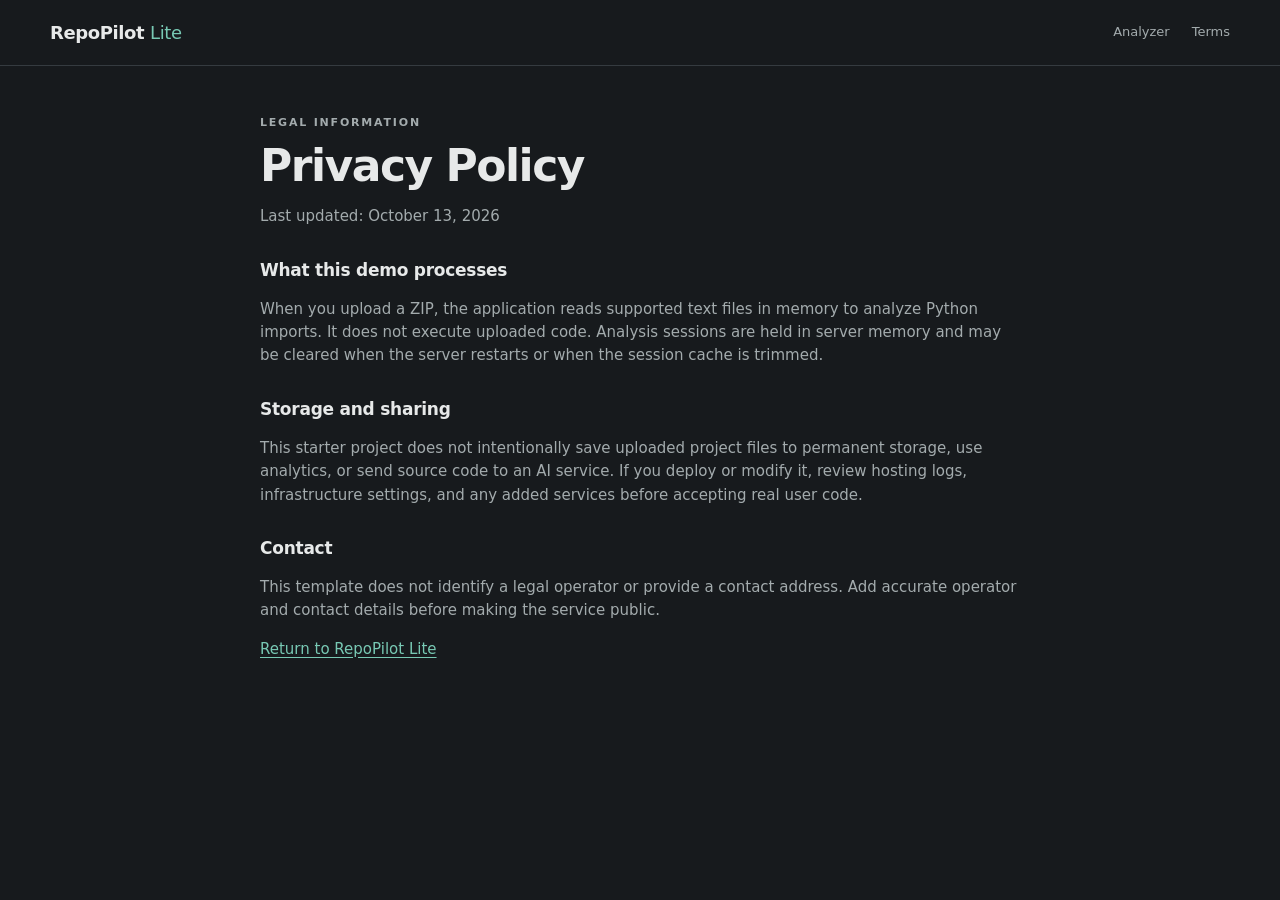
<file: templates/privacy.html>
<!doctype html><html lang="en"><head><meta charset="utf-8"><meta name="viewport" content="width=device-width, initial-scale=1"><meta name="description" content="RepoPilot Lite privacy information."><title>Privacy Policy — RepoPilot Lite</title><link rel="icon" href="/favicon.ico" type="image/svg+xml"><link rel="stylesheet" href="/static/style.css"></head><body><header class="topbar"><a class="brand" href="/">RepoPilot <span>Lite</span></a><nav><a href="/">Analyzer</a><a href="/terms">Terms</a></nav></header><main class="legal"><p class="eyebrow">LEGAL INFORMATION</p><h1>Privacy Policy</h1><p class="muted">Last updated: October 13, 2026</p><h2>What this demo processes</h2><p>When you upload a ZIP, the application reads supported text files in memory to analyze Python imports. It does not execute uploaded code. Analysis sessions are held in server memory and may be cleared when the server restarts or when the session cache is trimmed.</p><h2>Storage and sharing</h2><p>This starter project does not intentionally save uploaded project files to permanent storage, use analytics, or send source code to an AI service. If you deploy or modify it, review hosting logs, infrastructure settings, and any added services before accepting real user code.</p><h2>Contact</h2><p>This template does not identify a legal operator or provide a contact address. Add accurate operator and contact details before making the service public.</p><p><a href="/">Return to RepoPilot Lite</a></p></main></body></html>
</file>
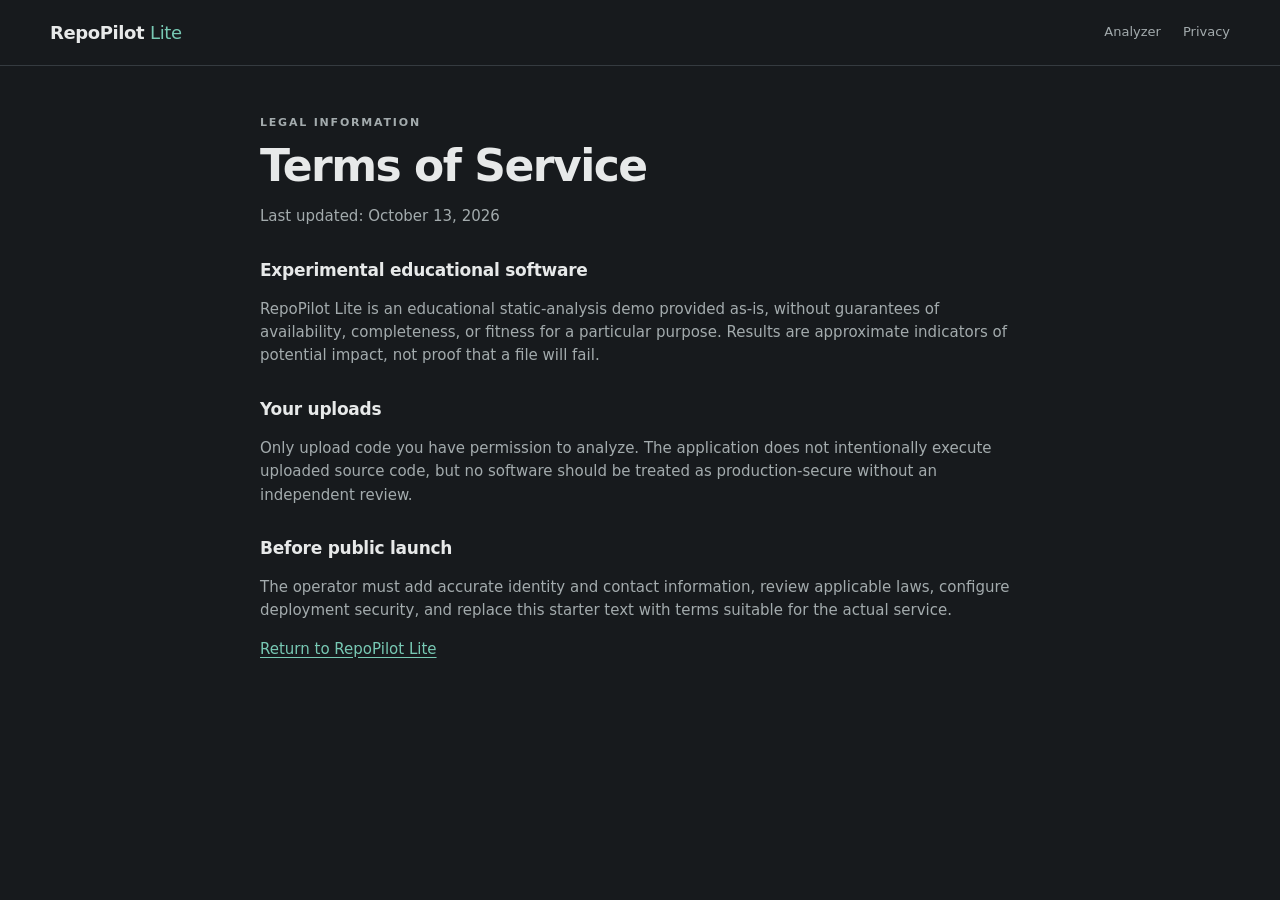
<file: templates/terms.html>
<!doctype html><html lang="en"><head><meta charset="utf-8"><meta name="viewport" content="width=device-width, initial-scale=1"><meta name="description" content="RepoPilot Lite terms of use."><title>Terms of Service — RepoPilot Lite</title><link rel="icon" href="/favicon.ico" type="image/svg+xml"><link rel="stylesheet" href="/static/style.css"></head><body><header class="topbar"><a class="brand" href="/">RepoPilot <span>Lite</span></a><nav><a href="/">Analyzer</a><a href="/privacy">Privacy</a></nav></header><main class="legal"><p class="eyebrow">LEGAL INFORMATION</p><h1>Terms of Service</h1><p class="muted">Last updated: October 13, 2026</p><h2>Experimental educational software</h2><p>RepoPilot Lite is an educational static-analysis demo provided as-is, without guarantees of availability, completeness, or fitness for a particular purpose. Results are approximate indicators of potential impact, not proof that a file will fail.</p><h2>Your uploads</h2><p>Only upload code you have permission to analyze. The application does not intentionally execute uploaded source code, but no software should be treated as production-secure without an independent review.</p><h2>Before public launch</h2><p>The operator must add accurate identity and contact information, review applicable laws, configure deployment security, and replace this starter text with terms suitable for the actual service.</p><p><a href="/">Return to RepoPilot Lite</a></p></main></body></html>
</file>
<file: static/style.css>
:root{color-scheme:dark;--bg:#171a1d;--panel:#202428;--panel2:#191d20;--line:#353b40;--text:#e7e9e9;--muted:#a3abad;--accent:#78c9b4;--danger:#ff9a91}*{box-sizing:border-box}body{margin:0;background:var(--bg);color:var(--text);font:15px/1.55 system-ui,-apple-system,BlinkMacSystemFont,"Segoe UI",sans-serif}a{color:var(--accent);text-underline-offset:3px}.topbar{height:66px;border-bottom:1px solid var(--line);display:flex;align-items:center;justify-content:space-between;padding:0 max(24px,calc((100% - 1180px)/2));gap:20px}.brand{font-weight:750;font-size:18px;text-decoration:none;color:var(--text);letter-spacing:-.4px}.brand span{color:var(--accent);font-weight:500}.topbar nav{display:flex;gap:22px}.topbar nav a{font-size:13px;text-decoration:none;color:var(--muted)}main{width:min(1180px,calc(100% - 40px));margin:0 auto}.intro{padding:46px 0 26px;max-width:790px}.eyebrow{font-size:11px;letter-spacing:1.8px;color:var(--accent);font-weight:750;margin:0 0 10px}h1{font-size:clamp(30px,4vw,44px);line-height:1.12;letter-spacing:-1.5px;margin:0 0 15px;max-width:760px}h2{font-size:17px;letter-spacing:-.25px;margin:0}h3{font-size:14px;margin:0 0 12px}.lead{font-size:16px;color:var(--muted);max-width:720px;margin:0}.muted{color:var(--muted)}.small{font-size:12px}.upload-panel,.panel{border:1px solid var(--line);background:var(--panel);border-radius:8px;padding:20px}.upload-panel{display:grid;grid-template-columns:1fr 1.2fr;gap:30px;align-items:start}.upload-panel p{margin:5px 0 0}.file-label{display:block;font-size:13px;margin-bottom:7px}.upload-row{display:flex;gap:10px;align-items:center;flex-wrap:wrap}input[type=file]{max-width:100%;font:12px system-ui;color:var(--muted)}input[type=file]::file-selector-button{background:#2a3034;color:var(--text);border:1px solid #485057;border-radius:5px;padding:9px 12px;margin-right:10px;cursor:pointer}button{font:inherit}button[type=submit]{background:var(--accent);color:#10221d;border:0;border-radius:5px;padding:10px 14px;font-size:13px;font-weight:750;cursor:pointer}button:disabled{opacity:.6;cursor:wait}.status{font-size:12px;color:var(--muted);margin-top:10px!important}.error{color:var(--danger)!important}.workspace{display:grid;grid-template-columns:minmax(230px, .72fr) minmax(0,2fr);gap:16px;margin-top:18px;align-items:start}.main-results{display:grid;gap:16px}.section-head{display:flex;justify-content:space-between;align-items:center;gap:12px}.count{font-size:11px;color:var(--accent);border:1px solid #41665d;padding:3px 7px;border-radius:4px;white-space:nowrap}.explorer>.muted{margin:6px 0 14px}.file-tree{font-size:12px;overflow-wrap:anywhere}.tree-folder{margin:3px 0}.folder-label{color:var(--muted);padding:3px 0}.folder-children{padding-left:13px;border-left:1px solid var(--line);margin-left:4px}.tree-file{display:block;width:100%;text-align:left;background:transparent;color:var(--muted);border:0;border-radius:4px;padding:5px 7px;font-size:12px;overflow-wrap:anywhere}.python-file{cursor:pointer;color:var(--text)}.python-file:hover,.python-file.active{background:#2a3835;color:var(--accent)}.relationship-list{display:grid;gap:7px;margin-top:13px}.relationship-row{display:flex;align-items:center;gap:10px;flex-wrap:wrap;padding:8px 10px;background:var(--panel2);border:1px solid #2c3236;border-radius:5px;font-size:12px}.relationship-row code,.path-list code{overflow-wrap:anywhere;white-space:normal}.arrow{color:var(--accent);font-weight:700}.selected-name{font-size:11px;color:var(--accent);overflow-wrap:anywhere;text-align:right}.panel>.muted{margin:7px 0 13px}.impact-empty{color:var(--muted);font-size:13px;padding:16px 0}.impact-group{border-top:1px solid var(--line);padding-top:13px;margin-top:13px}.path-list{padding-left:20px;margin:0;display:grid;gap:12px}.path-detail{font-size:12px;color:var(--muted);margin:4px 0 0;overflow-wrap:anywhere}.warning-list{margin-top:12px}.warning-list p{font-size:12px}.warning-item{padding:9px 10px;border-left:2px solid #c49c5e;background:#292720;overflow-wrap:anywhere}.hidden{display:none!important}footer{width:min(1180px,calc(100% - 40px));margin:28px auto 0;padding:16px 0 24px;border-top:1px solid var(--line);display:flex;justify-content:space-between;gap:16px;flex-wrap:wrap;font-size:11px;color:var(--muted)}.legal{max-width:760px;padding:48px 0 70px}.legal h1{margin-bottom:10px}.legal h2{margin:28px 0 8px}.legal p{color:var(--muted)}.legal p a{color:var(--accent)}
@media(max-width:760px){main{width:calc(100% - 28px)}.topbar{padding:0 14px}.intro{padding-top:34px}.upload-panel{grid-template-columns:1fr;gap:16px;padding:16px}.workspace{grid-template-columns:1fr}.explorer{max-height:400px;overflow:auto}.section-head{align-items:flex-start}.selected-name{max-width:55%}footer{width:calc(100% - 28px);flex-direction:column;gap:4px}}
.summary-grid{display:grid;grid-template-columns:repeat(4,minmax(0,1fr));gap:14px;margin-bottom:18px}.summary-card{background:#202428;border:1px solid #353b40;border-radius:14px;padding:20px;display:flex;flex-direction:column;gap:10px}.summary-card span{color:#aeb8c4;font-size:13px}.summary-card strong{font-size:30px;color:#e9f3ff}@media(max-width:760px){.summary-grid{grid-template-columns:repeat(2,minmax(0,1fr))}}
</file>
